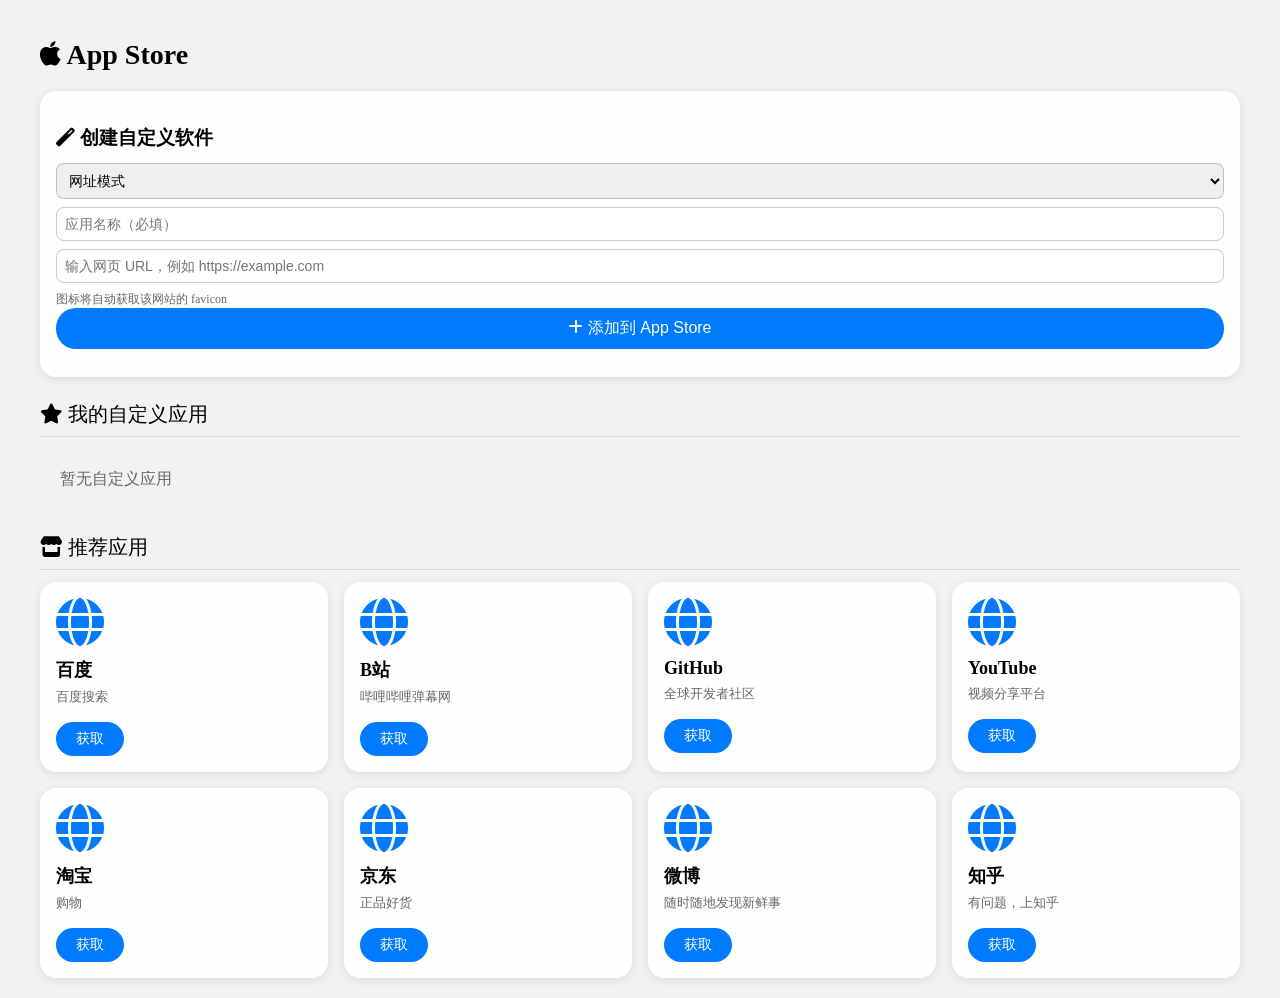
<file: apps/appstore.html>
<!DOCTYPE html>
<html lang="zh-CN">
<head>
    <meta charset="UTF-8">
    <meta name="viewport" content="width=device-width, initial-scale=1.0">
    <title>App Store</title>
    <link rel="stylesheet" href="https://cdnjs.cloudflare.com/ajax/libs/font-awesome/6.4.0/css/all.min.css">
    <style>
        body { background: rgba(0,0,0,0.05); font-family: -apple-system, BlinkMacSystemFont; margin: 0; padding: 20px; }
        .container { max-width: 1200px; margin: 0 auto; }
        h1 { font-size: 28px; margin-bottom: 20px; }
        .apps-grid { display: grid; grid-template-columns: repeat(auto-fill, minmax(260px, 1fr)); gap: 16px; }
        .app-card { background: rgba(255,255,255,0.95); border-radius: 16px; padding: 16px; box-shadow: 0 2px 8px rgba(0,0,0,0.1); transition: transform 0.2s; }
        .app-card:hover { transform: translateY(-2px); }
        .app-icon { width: 48px; height: 48px; margin-bottom: 12px; display: flex; align-items: center; justify-content: center; }
        .app-icon img { width: 48px; height: 48px; object-fit: contain; }
        .app-name { font-weight: bold; font-size: 18px; margin-bottom: 6px; }
        .app-desc { font-size: 13px; color: #666; margin-bottom: 16px; }
        button { border: none; padding: 8px 20px; border-radius: 20px; cursor: pointer; font-size: 14px; margin-right: 8px; }
        .install-btn { background: #007aff; color: white; }
        .open-btn { background: #34c759; color: white; }
        .uninstall-btn { background: #ff3b30; color: white; }
        .custom-section { background: rgba(255,255,255,0.95); border-radius: 16px; padding: 16px; margin-bottom: 24px; box-shadow: 0 2px 8px rgba(0,0,0,0.1); }
        .custom-section h3 { margin-bottom: 12px; }
        .custom-section input, .custom-section textarea, .custom-section select {
            width: 100%; padding: 8px; margin-bottom: 8px; border: 1px solid rgba(0,0,0,0.2); border-radius: 8px; font-size: 14px; box-sizing: border-box;
        }
        .custom-section textarea { height: 80px; resize: vertical; }
        .custom-section button { width: 100%; padding: 10px; background: #007aff; color: white; border: none; border-radius: 20px; font-size: 16px; cursor: pointer; }
        #customStatus { margin-top: 12px; font-size: 14px; color: #333; }
        .section-title { font-size: 20px; margin: 24px 0 12px; border-bottom: 1px solid rgba(0,0,0,0.1); padding-bottom: 8px; }
        .loading { color: #666; padding: 20px; text-align: center; }
    </style>
</head>
<body>
<div class="container">
    <h1><i class="fab fa-apple"></i> App Store</h1>

    <!-- 自定义软件创建 -->
    <div class="custom-section">
        <h3><i class="fas fa-magic"></i> 创建自定义软件</h3>
        <select id="customType">
            <option value="url">网址模式</option>
            <option value="html">HTML 模式</option>
        </select>
        <input type="text" id="customName" placeholder="应用名称（必填）">
        <div id="urlFields">
            <input type="text" id="customUrl" placeholder="输入网页 URL，例如 https://example.com">
            <div style="font-size:12px; color:#666;">图标将自动获取该网站的 favicon</div>
        </div>
        <div id="htmlFields" style="display:none;">
            <textarea id="customHtml" placeholder="粘贴完整 HTML 代码"></textarea>
            <input type="text" id="customIconUrl" placeholder="图标 URL（可选）">
        </div>
        <button id="addToStoreBtn"><i class="fas fa-plus"></i> 添加到 App Store</button>
        <div id="customStatus"></div>
    </div>

    <!-- 我的自定义应用 -->
    <div class="section-title"><i class="fas fa-star"></i> 我的自定义应用</div>
    <div id="custom-apps-list" class="apps-grid"><div class="loading">加载中...</div></div>

    <!-- 推荐应用 -->
    <div class="section-title"><i class="fas fa-store"></i> 推荐应用</div>
    <div id="app-list" class="apps-grid"><div class="loading">加载中...</div></div>
</div>

<script>
    // ========== 完全使用 postMessage，避免跨域 ==========
    function sendToParent(action, payload) {
        window.parent.postMessage({ type: 'appStore', action, payload }, '*');
    }

    // ========== 本地存储：自定义应用 ==========
    const CUSTOM_APPS_STORE_KEY = 'customAppStoreItems';
    function getStoredCustomApps() {
        try { return JSON.parse(localStorage.getItem(CUSTOM_APPS_STORE_KEY) || '[]'); } catch(e) { return []; }
    }
    function saveCustomApps(apps) {
        localStorage.setItem(CUSTOM_APPS_STORE_KEY, JSON.stringify(apps));
    }

    // 模式切换
    document.getElementById('customType').addEventListener('change', function() {
        var type = this.value;
        document.getElementById('urlFields').style.display = type === 'url' ? 'block' : 'none';
        document.getElementById('htmlFields').style.display = type === 'html' ? 'block' : 'none';
    });

    // 添加到 App Store（仅存本地，等待安装）
    document.getElementById('addToStoreBtn').addEventListener('click', function() {
        var status = document.getElementById('customStatus');
        status.textContent = '';

        var name = document.getElementById('customName').value.trim();
        if (!name) { status.textContent = '❌ 请输入应用名称'; return; }

        var type = document.getElementById('customType').value;
        var content, iconUrl = null;

        if (type === 'url') {
            var url = document.getElementById('customUrl').value.trim();
            if (!url) { status.textContent = '❌ 请输入网址'; return; }
            content = url;
            try {
                var domain = new URL(url).hostname;
                iconUrl = 'https://favicon.im/' + domain;
            } catch(e) { iconUrl = null; }
        } else {
            var html = document.getElementById('customHtml').value.trim();
            if (!html) { status.textContent = '❌ 请输入 HTML 代码'; return; }
            content = html;
            iconUrl = document.getElementById('customIconUrl').value.trim() || null;
        }

        var newId = 'custom_' + Date.now() + '_' + Math.random().toString(36).substr(2, 6);
        var newApp = {
            id: newId,
            name: name,
            type: type,
            content: content,
            iconUrl: iconUrl,
            installed: false,
            siteUrl: null,
            deleteToken: null
        };

        var apps = getStoredCustomApps();
        apps.push(newApp);
        saveCustomApps(apps);

        document.getElementById('customName').value = '';
        document.getElementById('customUrl').value = '';
        document.getElementById('customHtml').value = '';
        document.getElementById('customIconUrl').value = '';

        status.textContent = '✅ 已添加至「我的自定义应用」，点击“获取”安装到桌面';
        renderCustomApps();
    });

    // ========== 渲染自定义应用 ==========
    function renderCustomApps() {
        var container = document.getElementById('custom-apps-list');
        var apps = getStoredCustomApps();

        if (apps.length === 0) {
            container.innerHTML = '<div style="color:#666; padding:20px;">暂无自定义应用</div>';
            return;
        }

        var html = '';
        apps.forEach(function(app) {
            var iconHtml = '';
            if (app.iconUrl) {
                iconHtml = '<img src="' + app.iconUrl + '" onerror="this.parentElement.innerHTML=\'<i class=\\\'fas fa-globe\\\' style=\\\'font-size:48px;color:#007aff\\\'></i>\'">';
            } else {
                iconHtml = '<i class="fas fa-globe" style="font-size:48px; color:#007aff;"></i>';
            }

            var actionsHtml = '';
            if (app.installed) {
                actionsHtml = '<button class="open-btn" data-id="' + app.id + '">打开</button>' +
                              '<button class="uninstall-btn" data-id="' + app.id + '">卸载</button>';
            } else {
                actionsHtml = '<button class="install-btn" data-id="' + app.id + '">获取</button>';
            }

            html += '<div class="app-card">' +
                '<div class="app-icon">' + iconHtml + '</div>' +
                '<div class="app-name">' + escapeHtml(app.name) + '</div>' +
                '<div class="app-desc">' + (app.type === 'url' ? '网址模式' : 'HTML 模式') + '</div>' +
                '<div>' + actionsHtml + '</div>' +
            '</div>';
        });
        container.innerHTML = html;

        // 绑定按钮事件（全部通过 postMessage）
        container.querySelectorAll('.open-btn').forEach(function(btn) {
            btn.addEventListener('click', function() {
                var id = this.dataset.id;
                // 尝试从本地记录获取站点 URL，若有则直接打开，否则发送 openApp
                var apps = getStoredCustomApps();
                var app = apps.find(a => a.id === id);
                if (app && app.siteUrl) {
                    window.open(app.siteUrl, '_blank');
                } else {
                    sendToParent('openApp', id);
                }
            });
        });

        container.querySelectorAll('.uninstall-btn').forEach(function(btn) {
            btn.addEventListener('click', function() {
                var id = this.dataset.id;
                if (confirm('确定要卸载吗？将从桌面移除（不删除服务器站点）。')) {
                    sendToParent('uninstall', id);
                    // 乐观更新本地状态
                    var apps = getStoredCustomApps();
                    var app = apps.find(a => a.id === id);
                    if (app) {
                        app.installed = false;
                        app.siteUrl = null;
                        app.deleteToken = null;
                        saveCustomApps(apps);
                    }
                    setTimeout(renderCustomApps, 500);
                }
            });
        });

        container.querySelectorAll('.install-btn').forEach(function(btn) {
            btn.addEventListener('click', function() {
                var id = this.dataset.id;
                var apps = getStoredCustomApps();
                var app = apps.find(a => a.id === id);
                if (!app) return;

                // 发送安装自定义应用请求
                sendToParent('installCustomApp', app);
                // 按钮禁用防止重复点击
                btn.disabled = true;
                btn.textContent = '安装中...';
                setTimeout(function() { btn.disabled = false; btn.textContent = '获取'; }, 3000);
            });
        });
    }

    // ========== 推荐应用渲染 ==========
    function getDomain(url) { try { return new URL(url).hostname; } catch(e) { return ''; } }
    function escapeHtml(str) { return str.replace(/[&<>]/g, function(m) { if (m === '&') return '&amp;'; if (m === '<') return '&lt;'; if (m === '>') return '&gt;'; return m; }); }

    const APP_CATALOG = {
        baidu: { id: 'baidu', name: '百度', url: 'https://www.baidu.com', desc: '百度搜索' },
        bilibili: { id: 'bilibili', name: 'B站', url: 'https://www.bilibili.com', desc: '哔哩哔哩弹幕网' },
        github: { id: 'github', name: 'GitHub', url: 'https://github.com', desc: '全球开发者社区' },
        youtube: { id: 'youtube', name: 'YouTube', url: 'https://www.youtube.com', desc: '视频分享平台' },
        taobao: { id: 'taobao', name: '淘宝', url: 'https://www.taobao.com', desc: '购物' },
        jd: { id: 'jd', name: '京东', url: 'https://www.jd.com', desc: '正品好货' },
        weibo: { id: 'weibo', name: '微博', url: 'https://weibo.com', desc: '随时随地发现新鲜事' },
        zhihu: { id: 'zhihu', name: '知乎', url: 'https://www.zhihu.com', desc: '有问题，上知乎' }
    };

    // 向父窗口注册目录
    sendToParent('registerApps', APP_CATALOG);
    // 请求已安装列表
    sendToParent('getInstalledApps');

    let installedApps = [];

    function renderRecommended() {
        var container = document.getElementById('app-list');
        if (!container) return;
        var html = '';
        for (var id in APP_CATALOG) {
            var app = APP_CATALOG[id];
            var isInstalled = installedApps.includes(id);
            var domain = getDomain(app.url);
            var faviconUrl = domain ? 'https://favicon.im/' + domain : '';
            html += '<div class="app-card">' +
                '<div class="app-icon">' + (faviconUrl ? '<img src="' + faviconUrl + '" onerror="this.onerror=null; this.parentElement.innerHTML=\'<i class=\\\'fas fa-globe\\\' style=\\\'font-size:48px;color:#007aff\\\'></i>\'">' : '<i class="fas fa-globe" style="font-size:48px;color:#007aff"></i>') + '</div>' +
                '<div class="app-name">' + escapeHtml(app.name) + '</div>' +
                '<div class="app-desc">' + escapeHtml(app.desc) + '</div>' +
                '<div>' + (isInstalled ?
                    '<button class="open-btn" data-id="' + id + '">打开</button><button class="uninstall-btn" data-id="' + id + '">移除</button>' :
                    '<button class="install-btn" data-id="' + id + '">获取</button>') +
                '</div></div>';
        }
        container.innerHTML = html;

        // 绑定事件（全部 postMessage）
        container.querySelectorAll('.install-btn').forEach(btn => {
            btn.addEventListener('click', function() {
                var id = this.dataset.id;
                sendToParent('install', id);
                btn.disabled = true;
                btn.textContent = '安装中...';
                setTimeout(function() { btn.disabled = false; btn.textContent = '获取'; }, 3000);
            });
        });
        container.querySelectorAll('.open-btn').forEach(btn => {
            btn.addEventListener('click', function() {
                var id = this.dataset.id;
                sendToParent('openApp', id);
            });
        });
        container.querySelectorAll('.uninstall-btn').forEach(btn => {
            btn.addEventListener('click', function() {
                var id = this.dataset.id;
                if (confirm('确定移除？')) {
                    sendToParent('uninstall', id);
                }
            });
        });
    }

    // ========== 监听父窗口消息 ==========
    window.addEventListener('message', function(e) {
        if (e.data.type === 'appStore' && e.data.action === 'installedList') {
            installedApps = e.data.apps || [];
            // 同时更新自定义应用的 installed 状态（根据 appConfig 中的 id 是否在 installedApps 中）
            var apps = getStoredCustomApps();
            apps.forEach(function(app) {
                app.installed = installedApps.includes(app.id);
            });
            saveCustomApps(apps);
            renderRecommended();
            renderCustomApps();
        } else if (e.data.type === 'appStore' && e.data.action === 'customAppInstalled') {
            // 自定义应用安装完成回调
            var result = e.data.data;
            if (e.data.success && result) {
                var apps = getStoredCustomApps();
                var app = apps.find(a => a.id === result.appId);
                if (app) {
                    app.installed = true;
                    app.siteUrl = result.siteUrl;
                    app.deleteToken = result.deleteToken;
                    saveCustomApps(apps);
                }
                // 重新请求已安装列表以同步
                sendToParent('getInstalledApps');
            } else {
                alert('自定义应用安装失败：' + (e.data.error || '未知错误'));
            }
            renderCustomApps();
        }
    });

    // 初次渲染
    renderRecommended();
    renderCustomApps();
</script>
</body>
</html>
</file>
